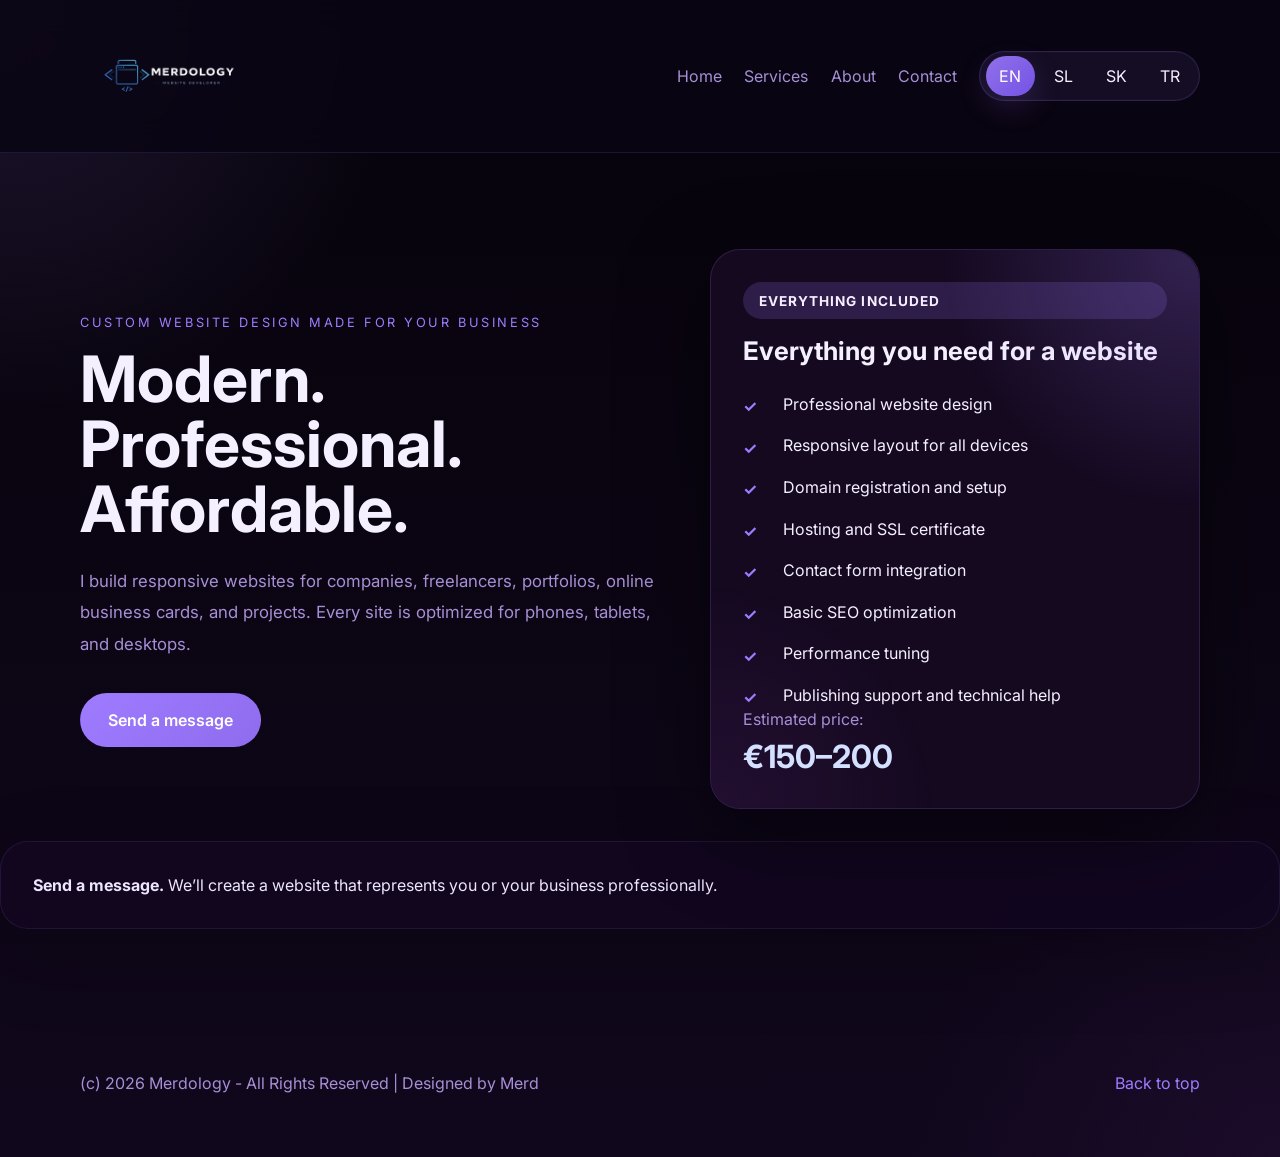
<file: index.html>
<!DOCTYPE html>
<html lang="en">
<head>
  <meta charset="UTF-8" />
  <meta name="viewport" content="width=device-width, initial-scale=1.0" />
  <title data-i18n="page.homeTitle">Merdology | Website Design</title>
  <link rel="preconnect" href="https://fonts.googleapis.com" />
  <link rel="preconnect" href="https://fonts.gstatic.com" crossorigin />
  <link href="https://fonts.googleapis.com/css2?family=Inter:wght@400;500;600;700;800&display=swap" rel="stylesheet" />
  <link rel="stylesheet" href="styles.css" />
</head>
<body>
  <header class="topbar">
    <div class="container topbar-inner">
      <a href="index.html" class="brand"><img src="Images/logo.png" alt="Merdology" class="logo" /></a>
      <nav class="nav-links" id="navLinks">
        <a href="index.html" data-i18n="nav.home">Home</a>
        <a href="services.html" data-i18n="nav.services">Services</a>
        <a href="about.html" data-i18n="nav.about">About</a>
        <a href="contact.html" data-i18n="nav.contact">Contact</a>
        <div class="language-selector" role="group" aria-label="Language switcher">
          <button type="button" class="language-option" data-lang="en">EN</button>
          <button type="button" class="language-option" data-lang="sl">SL</button>
          <button type="button" class="language-option" data-lang="sk">SK</button>
          <button type="button" class="language-option" data-lang="tr">TR</button>
        </div>
      </nav>
      <button class="nav-toggle" id="navToggle" aria-label="Toggle menu">☰</button>
    </div>
  </header>

  <main>
    <section class="hero section" id="hero">
      <div class="container hero-grid">
        <div class="hero-copy">
          <span class="eyebrow" data-i18n="hero.tagline">Custom website design made for your business</span>
          <h1 data-i18n="hero.heading">Modern. Professional. Affordable.</h1>
          <p data-i18n="hero.description">I build responsive websites for companies, freelancers, portfolios, online business cards, and projects. Every site is optimized for phones, tablets, and desktops.</p>
          <div class="hero-actions">
            <a href="contact.html" class="btn btn-primary" data-i18n="hero.cta">Send a message</a>
          </div>
        </div>
        <div class="hero-card card-glow">
          <div class="hero-card-head">
            <span class="card-badge" data-i18n="hero.badge">Everything included</span>
            <h2 data-i18n="hero.cardTitle">Everything you need for a website</h2>
          </div>
          <ul class="feature-list">
            <li data-i18n="hero.feature1">Professional website design</li>
            <li data-i18n="hero.feature2">Responsive layout for all devices</li>
            <li data-i18n="hero.feature3">Domain registration and setup</li>
            <li data-i18n="hero.feature4">Hosting and SSL certificate</li>
            <li data-i18n="hero.feature5">Contact form integration</li>
            <li data-i18n="hero.feature6">Basic SEO optimization</li>
            <li data-i18n="hero.feature7">Performance tuning</li>
            <li data-i18n="hero.feature8">Publishing support and technical help</li>
          </ul>
          <div class="hero-card-bottom">
            <p class="price-note" data-i18n="hero.priceNote">Estimated price:</p>
            <p class="price" data-i18n="hero.price">€150–200</p>
          </div>
        </div>
      </div>
      <div class="hero-cta">
        <p><strong data-i18n="hero.ctaNoteStrong">Send a message.</strong> <span data-i18n="hero.ctaNote">We’ll create a website that represents you or your business professionally.</span></p>
      </div>
    </section>
  </main>

  <footer class="footer">
    <div class="container footer-inner">
      <p data-i18n="footer.copyright">(c) 2026 Merdology - All Rights Reserved | Designed by Merd</p>
      <a href="#hero" data-i18n="footer.backToTop">Back to top</a>
    </div>
  </footer>

  <script src="script.js"></script>
</body>
</html>
</file>
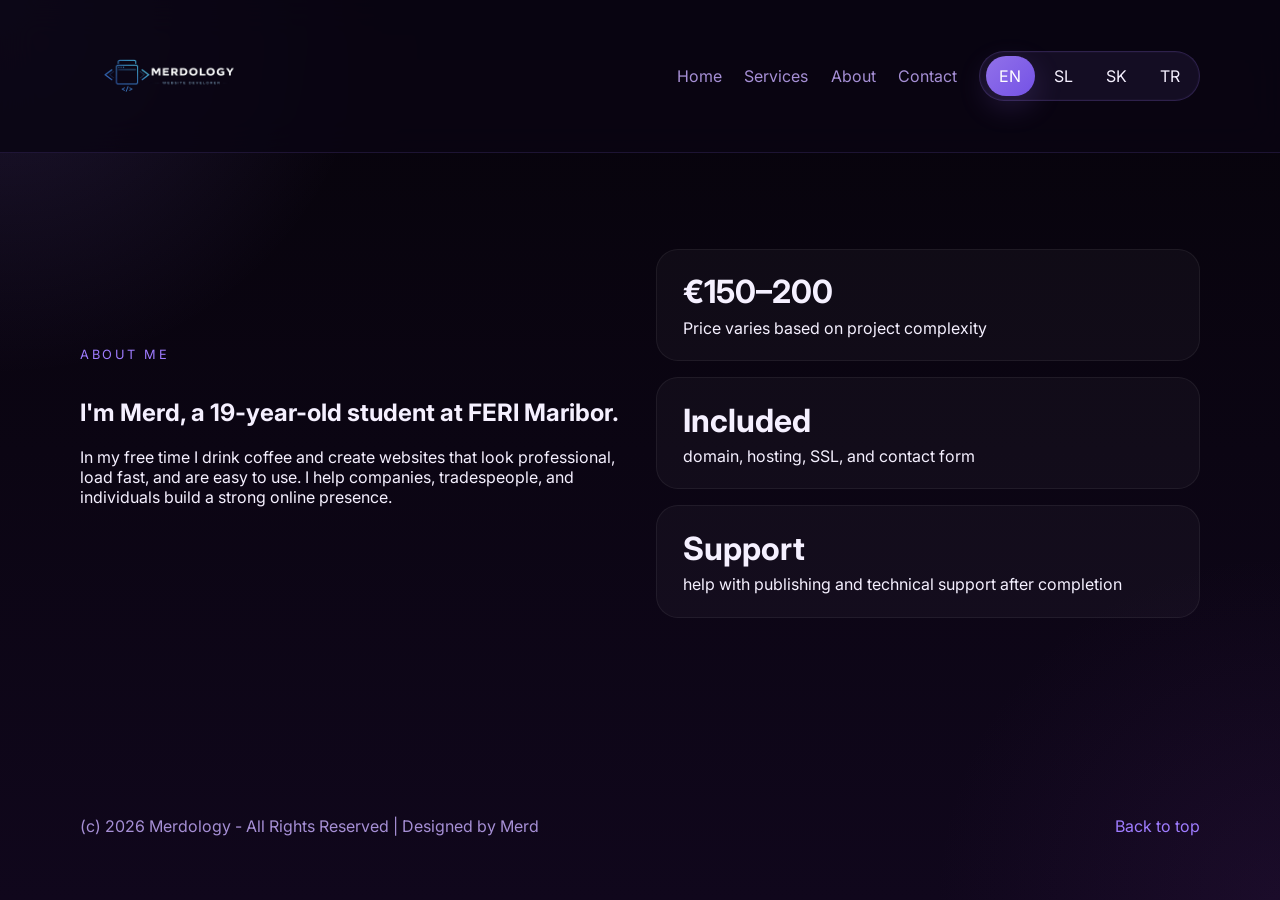
<file: about.html>
<!DOCTYPE html>
<html lang="en">
<head>
  <meta charset="UTF-8" />
  <meta name="viewport" content="width=device-width, initial-scale=1.0" />
  <title data-i18n="page.aboutTitle">About | Merdology</title>
  <link rel="preconnect" href="https://fonts.googleapis.com" />
  <link rel="preconnect" href="https://fonts.gstatic.com" crossorigin />
  <link href="https://fonts.googleapis.com/css2?family=Inter:wght@400;500;600;700;800&display=swap" rel="stylesheet" />
  <link rel="stylesheet" href="styles.css" />
</head>
<body>
  <header class="topbar">
    <div class="container topbar-inner">
      <a href="index.html" class="brand"><img src="Images/logo.png" alt="Merdology" class="logo" /></a>
      <nav class="nav-links" id="navLinks">
        <a href="index.html" data-i18n="nav.home">Home</a>
        <a href="services.html" data-i18n="nav.services">Services</a>
        <a href="about.html" data-i18n="nav.about">About</a>
        <a href="contact.html" data-i18n="nav.contact">Contact</a>
        <div class="language-selector" role="group" aria-label="Language switcher">
          <button type="button" class="language-option" data-lang="en">EN</button>
          <button type="button" class="language-option" data-lang="sl">SL</button>
          <button type="button" class="language-option" data-lang="sk">SK</button>
          <button type="button" class="language-option" data-lang="tr">TR</button>
        </div>
      </nav>
      <button class="nav-toggle" id="navToggle" aria-label="Toggle menu">☰</button>
    </div>
  </header>

  <main>
    <section class="section about" id="about">
      <div class="container about-grid reveal">
        <div>
          <span class="eyebrow" data-i18n="about.tagline">About me</span>
          <h2 data-i18n="about.heading">I'm Merd, a 19-year-old student at FERI Maribor.</h2>
          <p data-i18n="about.description">In my free time I drink coffee and create websites that look professional, load fast, and are easy to use. I help companies, tradespeople, and individuals build a strong online presence.</p>
        </div>
        <div class="about-stats">
          <div class="stat-block">
            <strong data-i18n="about.price">€150–200</strong>
            <span data-i18n="about.priceSubtitle">Price varies based on project complexity</span>
          </div>
          <div class="stat-block">
            <strong data-i18n="about.included">Included</strong>
            <span data-i18n="about.includedSubtitle">domain, hosting, SSL, and contact form</span>
          </div>
          <div class="stat-block">
            <strong data-i18n="about.support">Support</strong>
            <span data-i18n="about.supportSubtitle">help with publishing and technical support after completion</span>
          </div>
        </div>
      </div>
    </section>
  </main>

  <footer class="footer">
    <div class="container footer-inner">
      <p data-i18n="footer.copyright">(c) 2026 Merdology - All Rights Reserved | Designed by Merd</p>
      <a href="index.html" data-i18n="footer.backToTop">Back to top</a>
    </div>
  </footer>

  <script src="script.js"></script>
</body>
</html>
</file>
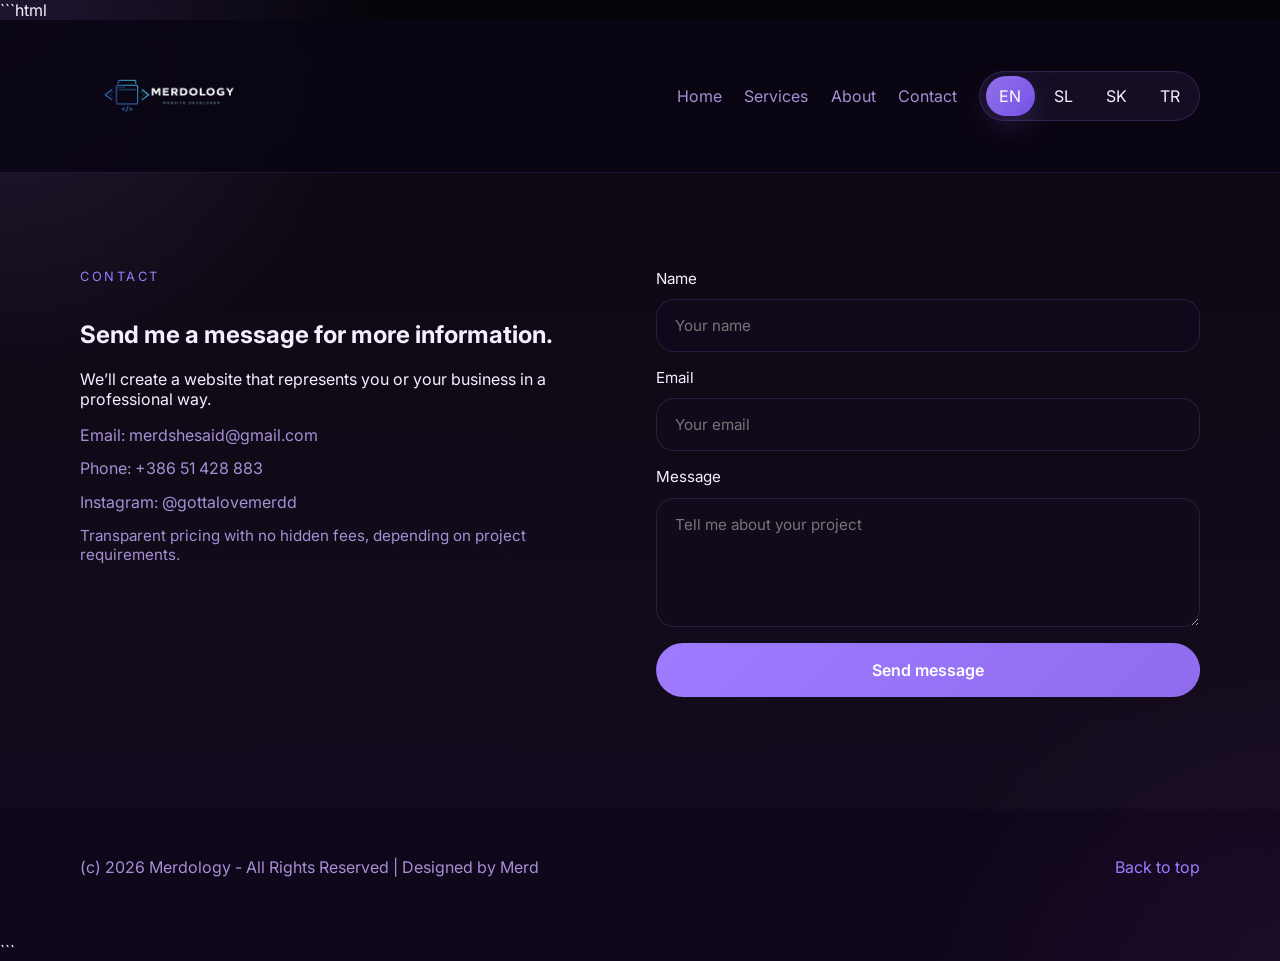
<file: contact.html>
```html
<!DOCTYPE html>
<html lang="en">
<head>
  <meta charset="UTF-8" />
  <meta name="viewport" content="width=device-width, initial-scale=1.0" />
  <title data-i18n="page.contactTitle">Contact | Merdology</title>
  <link rel="preconnect" href="https://fonts.googleapis.com" />
  <link rel="preconnect" href="https://fonts.gstatic.com" crossorigin />
  <link href="https://fonts.googleapis.com/css2?family=Inter:wght@400;500;600;700;800&display=swap" rel="stylesheet" />
  <link rel="stylesheet" href="styles.css" />
</head>
<body>
  <header class="topbar">
    <div class="container topbar-inner">
      <a href="index.html" class="brand">
        <img src="Images/logo.png" alt="Merdology" class="logo" />
      </a>

      <nav class="nav-links" id="navLinks">
        <a href="index.html" data-i18n="nav.home">Home</a>
        <a href="services.html" data-i18n="nav.services">Services</a>
        <a href="about.html" data-i18n="nav.about">About</a>
        <a href="contact.html" data-i18n="nav.contact">Contact</a>

        <div class="language-selector" role="group" aria-label="Language switcher">
          <button type="button" class="language-option" data-lang="en">EN</button>
          <button type="button" class="language-option" data-lang="sl">SL</button>
          <button type="button" class="language-option" data-lang="sk">SK</button>
          <button type="button" class="language-option" data-lang="tr">TR</button>
        </div>
      </nav>

      <button class="nav-toggle" id="navToggle" aria-label="Toggle menu">☰</button>
    </div>
  </header>

  <main>
    <section class="section contact section-alt" id="contact">
      <div class="container contact-grid reveal">
        <div>
          <span class="eyebrow" data-i18n="contact.tagline">Contact</span>
          <h2 data-i18n="contact.heading">Send me a message for more information.</h2>
          <p data-i18n="contact.description">
            We’ll create a website that represents you or your business in a professional way.
          </p>

          <div class="contact-info">
            <p data-i18n="contact.email">Email: merdshesaid@gmail.com</p>
            <p data-i18n="contact.phone">Phone: +386 51 428 883</p>
            <p data-i18n="contact.social">Instagram: @gottalovemerdd</p>
            <p class="contact-note" data-i18n="contact.note">
              Transparent pricing with no hidden fees, depending on project requirements.
            </p>
          </div>
        </div>

        <form class="contact-form" action="https://formsubmit.co/merdshesaid@gmail.com" method="POST">
          <label>
            <span data-i18n="contact.labelName">Name</span>
            <input
              type="text"
              name="name"
              placeholder="Your name"
              data-i18n-placeholder="contact.placeholderName"
              required
            />
          </label>

          <label>
            <span data-i18n="contact.labelEmail">Email</span>
            <input
              type="email"
              name="email"
              placeholder="Your email"
              data-i18n-placeholder="contact.placeholderEmail"
              required
            />
          </label>

          <label>
            <span data-i18n="contact.labelMessage">Message</span>
            <textarea
              rows="5"
              name="message"
              placeholder="Tell me about your project"
              data-i18n-placeholder="contact.placeholderMessage"
              required
            ></textarea>
          </label>

          <input type="hidden" name="_subject" value="New message from Merdology website" />
          <input type="hidden" name="_captcha" value="false" />
          <input type="hidden" name="_template" value="table" />

          <button type="submit" class="btn btn-primary" data-i18n="contact.button">
            Send message
          </button>
        </form>
      </div>
    </section>
  </main>

  <footer class="footer">
    <div class="container footer-inner">
      <p data-i18n="footer.copyright">
        (c) 2026 Merdology - All Rights Reserved | Designed by Merd
      </p>
      <a href="index.html" data-i18n="footer.backToTop">Back to top</a>
    </div>
  </footer>

  <script src="script.js"></script>
</body>
</html>
```
</file>
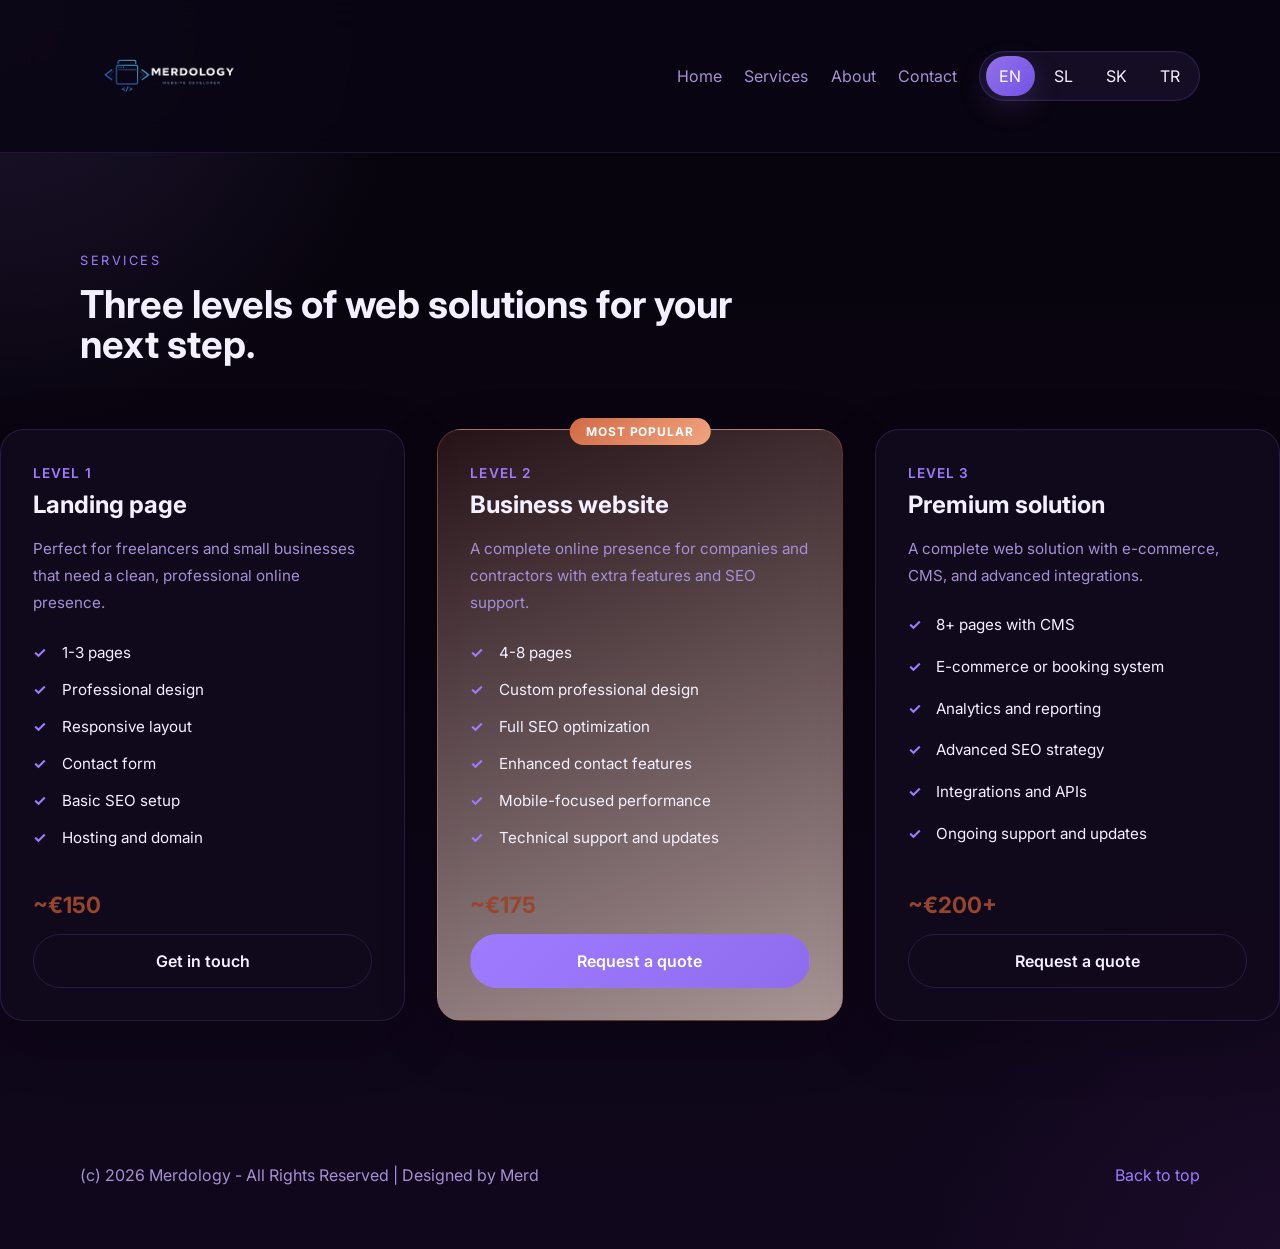
<file: services.html>
<!DOCTYPE html>
<html lang="en">
<head>
  <meta charset="UTF-8" />
  <meta name="viewport" content="width=device-width, initial-scale=1.0" />
  <title data-i18n="page.servicesTitle">Services | Merdology</title>
  <link rel="preconnect" href="https://fonts.googleapis.com" />
  <link rel="preconnect" href="https://fonts.gstatic.com" crossorigin />
  <link href="https://fonts.googleapis.com/css2?family=Inter:wght@400;500;600;700;800&display=swap" rel="stylesheet" />
  <link rel="stylesheet" href="styles.css" />
</head>
<body>
  <header class="topbar">
    <div class="container topbar-inner">
      <a href="index.html" class="brand"><img src="Images/logo.png" alt="Merdology" class="logo" /></a>
      <nav class="nav-links" id="navLinks">
        <a href="index.html" data-i18n="nav.home">Home</a>
        <a href="services.html" data-i18n="nav.services">Services</a>
        <a href="about.html" data-i18n="nav.about">About</a>
        <a href="contact.html" data-i18n="nav.contact">Contact</a>
        <div class="language-selector" role="group" aria-label="Language switcher">
          <button type="button" class="language-option" data-lang="en">EN</button>
          <button type="button" class="language-option" data-lang="sl">SL</button>
          <button type="button" class="language-option" data-lang="sk">SK</button>
          <button type="button" class="language-option" data-lang="tr">TR</button>
        </div>
      </nav>
      <button class="nav-toggle" id="navToggle" aria-label="Toggle menu">☰</button>
    </div>
  </header>

  <main>
    <section class="section services" id="services">
      <div class="container section-head">
        <span class="eyebrow" data-i18n="services.tagline">Services</span>
        <h2 data-i18n="services.heading">Three levels of web solutions for your next step.</h2>
      </div>
      <div class="grid services-tiers">
        <article class="service-tier reveal">
          <div class="tier-header">
            <span class="tier-level" data-i18n="services.level1">Level 1</span>
            <h3 data-i18n="services.title1">Landing page</h3>
          </div>
          <p class="tier-desc" data-i18n="services.desc1">Perfect for freelancers and small businesses that need a clean, professional online presence.</p>
          <ul class="tier-features">
            <li data-i18n="services.s1_1">1-3 pages</li>
            <li data-i18n="services.s1_2">Professional design</li>
            <li data-i18n="services.s1_3">Responsive layout</li>
            <li data-i18n="services.s1_4">Contact form</li>
            <li data-i18n="services.s1_5">Basic SEO setup</li>
            <li data-i18n="services.s1_6">Hosting and domain</li>
          </ul>
          <p class="tier-price" data-i18n="services.price1">~€N/A</p>
          <a href="contact.html" class="btn btn-secondary" data-i18n="services.button1">Get in touch</a>
        </article>

        <article class="service-tier reveal tier-featured">
          <div class="tier-badge" data-i18n="services.badge2">MOST POPULAR</div>
          <div class="tier-header">
            <span class="tier-level" data-i18n="services.level2">Level 2</span>
            <h3 data-i18n="services.title2">Business website</h3>
          </div>
          <p class="tier-desc" data-i18n="services.desc2">A complete online presence for companies and contractors with extra features and SEO support.</p>
          <ul class="tier-features">
            <li data-i18n="services.s2_1">4-8 pages</li>
            <li data-i18n="services.s2_2">Custom professional design</li>
            <li data-i18n="services.s2_3">Full SEO optimization</li>
            <li data-i18n="services.s2_4">Enhanced contact features</li>
            <li data-i18n="services.s2_5">Mobile-focused performance</li>
            <li data-i18n="services.s2_6">Technical support and updates</li>
          </ul>
          <p class="tier-price" data-i18n="services.price2">~€N/A</p>
          <a href="contact.html" class="btn btn-primary" data-i18n="services.button2">Request a quote</a>
        </article>

        <article class="service-tier reveal">
          <div class="tier-header">
            <span class="tier-level" data-i18n="services.level3">Level 3</span>
            <h3 data-i18n="services.title3">Premium solution</h3>
          </div>
          <p class="tier-desc" data-i18n="services.desc3">A complete web solution with e-commerce, CMS, and advanced integrations.</p>
          <ul class="tier-features">
            <li data-i18n="services.s3_1">8+ pages with CMS</li>
            <li data-i18n="services.s3_2">E-commerce or booking system</li>
            <li data-i18n="services.s3_3">Analytics and reporting</li>
            <li data-i18n="services.s3_4">Advanced SEO strategy</li>
            <li data-i18n="services.s3_5">Integrations and APIs</li>
            <li data-i18n="services.s3_6">Ongoing support and updates</li>
          </ul>
          <p class="tier-price" data-i18n="services.price3">~€N/A</p>
          <a href="contact.html" class="btn btn-secondary" data-i18n="services.button3">Request a quote</a>
        </article>
      </div>
    </section>
  </main>

  <footer class="footer">
    <div class="container footer-inner">
      <p data-i18n="footer.copyright">(c) 2026 Merdology - All Rights Reserved | Designed by Merd</p>
      <a href="index.html" data-i18n="footer.backToTop">Back to top</a>
    </div>
  </footer>

  <script src="script.js"></script>
</body>
</html>
</file>
<file: styles.css>
:root {
  color-scheme: dark;
  --bg: #08050d;
  --surface: rgba(18, 10, 28, 0.94);
  --surface-strong: #0f0718;
  --text: #f5f0ff;
  --muted: #a68fd5;
  --accent: #9f7cff;
  --accent-soft: rgba(159, 124, 255, 0.18);
  --border: rgba(159, 124, 255, 0.16);
  --shadow: 0 24px 90px rgba(0, 0, 0, 0.45);
  font-family: 'Inter', system-ui, sans-serif;
}

* {
  box-sizing: border-box;
}

html {
  scroll-behavior: smooth;
  min-height: 100%;
}

body {
  margin: 0;
  min-height: 100vh;
  display: flex;
  flex-direction: column;
  background: radial-gradient(circle at top left, rgba(159, 124, 255, 0.16), transparent 24%),
    radial-gradient(circle at bottom right, rgba(85, 38, 115, 0.16), transparent 22%),
    linear-gradient(180deg, #06030a 0%, #10071c 100%);
  color: var(--text);
}

main {
  flex: 1;
}

button, input, textarea {
  font: inherit;
}

img {
  max-width: 100%;
  display: block;
}

.container {
  width: min(1120px, calc(100% - 2rem));
  margin: 0 auto;
}

.topbar {
  position: sticky;
  top: 0;
  z-index: 10;
  backdrop-filter: blur(18px);
  background: rgba(10, 5, 19, 0.85);
  border-bottom: 1px solid rgba(159, 124, 255, 0.14);
}

.topbar-inner {
  display: flex;
  align-items: center;
  justify-content: space-between;
  gap: 1rem;
  padding: 1rem 0;
}

.brand {
  color: var(--text);
  font-weight: 700;
  letter-spacing: 0.06em;
  text-decoration: none;
  display: flex;
  align-items: center;
}

.logo {
  height: 120px;
  width: auto;
  object-fit: contain;
}

.nav-links {
  display: flex;
  align-items: center;
  gap: 1.4rem;
}

.language-selector {
  display: inline-flex;
  align-items: center;
  gap: 0.35rem;
  padding: 0.25rem 0.35rem;
  background: rgba(159, 124, 255, 0.08);
  border-radius: 999px;
  border: 1px solid rgba(159, 124, 255, 0.18);
  box-shadow: inset 0 0 0 1px rgba(159, 124, 255, 0.03);
}

.language-option {
  border: none;
  background: transparent;
  color: var(--text);
  padding: 0.6rem 0.85rem;
  border-radius: 999px;
  font: inherit;
  cursor: pointer;
  transition: background 0.2s ease, color 0.2s ease, transform 0.2s ease;
}

.language-option:hover,
.language-option:focus {
  background: rgba(159, 124, 255, 0.18);
  color: #fff;
  transform: translateY(-1px);
}

.language-option.active {
  background: linear-gradient(135deg, rgba(159, 124, 255, 0.9), rgba(121, 86, 240, 0.95));
  color: #fff;
  box-shadow: 0 10px 30px rgba(159, 124, 255, 0.18);
}

.sr-only {
  position: absolute;
  width: 1px;
  height: 1px;
  padding: 0;
  margin: -1px;
  overflow: hidden;
  clip: rect(0, 0, 0, 0);
  white-space: nowrap;
  border: 0;
}

.nav-links a {
  color: var(--muted);
  text-decoration: none;
  transition: color 0.25s ease;
}

.nav-links a:hover {
  color: var(--text);
}

.nav-toggle {
  display: none;
  background: none;
  border: none;
  color: var(--text);
  font-size: 1.35rem;
  cursor: pointer;
}

.section {
  padding: 6rem 0;
}

.section-head {
  margin-bottom: 4rem;
}

.section-alt {
  background: rgba(255, 255, 255, 0.02);
}

.eyebrow {
  display: inline-block;
  margin-bottom: 1rem;
  text-transform: uppercase;
  letter-spacing: 0.2em;
  color: var(--accent);
  font-size: 0.8rem;
}

.section-head h2 {
  margin: 0;
  font-size: clamp(2rem, 3vw, 3rem);
  max-width: 720px;
  line-height: 1.05;
}

.hero-grid {
  display: grid;
  gap: 2rem;
  align-items: center;
  grid-template-columns: minmax(0, 1.1fr) minmax(320px, 0.9fr);
}

.hero-copy h1 {
  margin: 0;
  font-size: clamp(3rem, 5vw, 4.4rem);
  line-height: 1.02;
}

.hero-copy p {
  margin: 1.5rem 0 2rem;
  max-width: 620px;
  color: var(--muted);
  font-size: 1.05rem;
  line-height: 1.9;
}

.hero-actions {
  display: flex;
  flex-wrap: wrap;
  gap: 1rem;
}

.btn {
  display: inline-flex;
  align-items: center;
  justify-content: center;
  padding: 1rem 1.7rem;
  border-radius: 999px;
  border: 1px solid transparent;
  font-weight: 600;
  text-decoration: none;
  transition: transform 0.25s ease, background 0.25s ease, border-color 0.25s ease;
}

.btn:hover {
  transform: translateY(-1px);
}

.btn-primary {
  background: linear-gradient(135deg, var(--accent), #8f6bee);
  color: #fff;
}

.btn-secondary {
  background: transparent;
  color: var(--text);
  border-color: rgba(159, 124, 255, 0.16);
}

.hero-card {
  padding: 2rem;
  border-radius: 30px;
  background: rgba(22, 10, 34, 0.96);
  border: 1px solid rgba(159, 124, 255, 0.18);
  box-shadow: var(--shadow);
  backdrop-filter: blur(22px);
}
.hero-cta {
  margin-top: 2rem;
  padding: 1.8rem 2rem;
  border-radius: 28px;
  background: rgba(18, 7, 32, 0.92);
  border: 1px solid rgba(159, 124, 255, 0.12);
  box-shadow: 0 25px 80px rgba(0, 0, 0, 0.24);
}
.hero-cta p {
  margin: 0;
  font-size: 1rem;
  line-height: 1.8;
  color: #ece6ff;
}
.hero-card-head {
  display: flex;
  flex-direction: column;
  gap: 1rem;
  margin-bottom: 1.5rem;
}
.card-badge {
  display: inline-flex;
  align-items: center;
  padding: 0.65rem 1rem;
  border-radius: 999px;
  background: rgba(159, 124, 255, 0.18);
  color: #f5efff;
  font-size: 0.85rem;
  font-weight: 700;
  letter-spacing: 0.08em;
  text-transform: uppercase;
}
.hero-card-head h2 {
  margin: 0;
  font-size: 1.6rem;
  line-height: 1.25;
}
.feature-list {
  list-style: none;
  margin: 0;
  padding: 0;
  display: grid;
  gap: 0.9rem;
}
.feature-list li {
  padding-left: 2.5rem;
  position: relative;
  color: var(--text);
  line-height: 1.7;
}
.feature-list li::before {
  content: '✓';
  position: absolute;
  left: 0;
  top: 0.15rem;
  color: var(--accent);
  font-weight: 700;
}
.price-note {
  margin: 0 0 0.5rem;
  color: var(--muted);
}
.price {
  margin: 0;
  font-size: 2rem;
  font-weight: 700;
  color: #d3e0ff;
}

.card-glow::before {
  content: '';
  position: absolute;
  inset: 0;
  border-radius: 30px;
  pointer-events: none;
  background: radial-gradient(circle at top right, rgba(159, 124, 255, 0.22), transparent 35%),
    radial-gradient(circle at bottom left, rgba(99, 44, 130, 0.18), transparent 30%);
}

.hero-card,
.hero-card-top,
.hero-card-bottom {
  position: relative;
}

.hero-card-top {
  display: grid;
  gap: 1rem;
  grid-template-columns: 1fr 1fr;
  margin-bottom: 1.8rem;
}

.stat {
  margin: 0;
  font-weight: 700;
  font-size: 1rem;
}

.stat-sub {
  margin: 0.5rem 0 0;
  color: var(--muted);
  font-size: 0.95rem;
}

.cards-grid,
.work-grid {
  display: grid;
  gap: 1.5rem;
  grid-template-columns: repeat(3, minmax(0, 1fr));
}

.services-tiers {
  display: grid;
  gap: 2rem;
  grid-template-columns: repeat(3, minmax(0, 1fr));
  align-items: stretch;
}

.service-tier {
  padding: 2rem;
  border-radius: 24px;
  background: var(--surface);
  border: 1px solid var(--border);
  box-shadow: 0 18px 60px rgba(0, 0, 0, 0.18);
  transition: transform 0.3s ease, border-color 0.3s ease, background 0.3s ease;
  display: flex;
  flex-direction: column;
  position: relative;
}

.service-tier:hover {
  transform: translateY(-6px);
  border-color: rgba(159, 124, 255, 0.28);
  background: rgba(25, 10, 35, 0.96);
}

.tier-featured {
  border-color: rgba(210, 106, 70, 0.3);
  background: linear-gradient(160deg, rgba(210, 106, 70, 0.14), rgba(250, 225, 214, 0.65));
  transform: scale(1.04);
}

.tier-badge {
  position: absolute;
  top: -12px;
  left: 50%;
  transform: translateX(-50%);
  background: linear-gradient(135deg, #d26a46, #f1a47f);
  color: #fff;
  padding: 0.4rem 1rem;
  border-radius: 999px;
  font-size: 0.75rem;
  font-weight: 700;
  letter-spacing: 0.08em;
  text-transform: uppercase;
}

.tier-header {
  margin-bottom: 1rem;
}

.tier-level {
  display: inline-block;
  font-size: 0.85rem;
  font-weight: 600;
  color: var(--accent);
  text-transform: uppercase;
  letter-spacing: 0.08em;
}

.tier-header h3 {
  margin: 0.5rem 0 0;
  font-size: 1.5rem;
}

.tier-desc {
  margin: 0 0 1.5rem;
  color: var(--muted);
  line-height: 1.8;
  font-size: 0.95rem;
}

.tier-features {
  list-style: none;
  margin: 0 0 1.5rem;
  padding: 0;
  display: grid;
  gap: 0.8rem;
  flex: 1;
}

.tier-features li {
  padding-left: 1.8rem;
  position: relative;
  color: var(--text);
  line-height: 1.6;
  font-size: 0.95rem;
}

.tier-features li::before {
  content: '✓';
  position: absolute;
  left: 0;
  color: var(--accent);
  font-weight: 700;
}

.tier-price {
  margin: 1rem 0;
  font-size: 1.4rem;
  font-weight: 700;
  color: #97462d;
}

.service-tier .btn {
  width: 100%;
  margin-top: auto;
}

.service-card,
.project-card {
  padding: 2rem;
  border-radius: 24px;
  background: var(--surface);
  border: 1px solid var(--border);
  box-shadow: 0 18px 60px rgba(0, 0, 0, 0.18);
  transition: transform 0.3s ease, border-color 0.3s ease, background 0.3s ease;
}

.service-card:hover,
.project-card:hover {
  transform: translateY(-6px);
  border-color: rgba(159, 124, 255, 0.22);
  background: rgba(25, 10, 35, 0.96);
}

.service-card h3,
.project-card h3 {
  margin-top: 0;
}

.service-card p,
.project-card p {
  color: var(--muted);
  line-height: 1.8;
}

.project-image {
  min-height: 180px;
  border-radius: 18px;
  margin-bottom: 1.5rem;
  display: grid;
  place-items: center;
  color: #4a433c;
  background: linear-gradient(160deg, rgba(210, 106, 70, 0.16), rgba(245, 219, 209, 0.65));
  text-transform: uppercase;
  letter-spacing: 0.15em;
  font-size: 0.9rem;
}

.about-grid {
  display: grid;
  gap: 2rem;
  grid-template-columns: 1fr 1fr;
  align-items: center;
}

.about-stats {
  display: grid;
  gap: 1rem;
}

.stat-block {
  padding: 1.4rem 1.6rem;
  border-radius: 22px;
  background: rgba(255, 255, 255, 0.03);
  border: 1px solid rgba(255, 255, 255, 0.06);
}

.stat-block strong {
  display: block;
  font-size: 2rem;
  margin-bottom: 0.4rem;
}

.contact-grid {
  display: grid;
  gap: 2rem;
  grid-template-columns: 1fr 1fr;
  align-items: start;
}

.contact-info p {
  margin: 0.85rem 0 0;
  color: var(--muted);
}
.contact-note {
  margin-top: 1rem;
  font-size: 0.95rem;
  color: #a6b2d8;
}

.contact-form {
  display: grid;
  gap: 1rem;
}

.contact-form label {
  display: grid;
  gap: 0.7rem;
  color: var(--text);
  font-size: 0.95rem;
}

.contact-form input,
.contact-form textarea {
  width: 100%;
  border: 1px solid rgba(159, 124, 255, 0.16);
  border-radius: 18px;
  background: rgba(18, 10, 28, 0.9);
  color: var(--text);
  padding: 1rem 1.15rem;
  transition: border-color 0.25s ease, box-shadow 0.25s ease;
}

.contact-form input:focus,
.contact-form textarea:focus {
  border-color: rgba(159, 124, 255, 0.8);
  outline: none;
  box-shadow: 0 0 0 4px rgba(159, 124, 255, 0.12);
}

.footer {
  padding: 2rem 0 3rem;
}

.footer-inner {
  display: flex;
  align-items: center;
  justify-content: space-between;
  gap: 1rem;
  color: var(--muted);
}

.footer-inner a {
  color: var(--accent);
  text-decoration: none;
}

.reveal {
  opacity: 0;
  transform: translateY(30px);
  transition: opacity 0.8s ease, transform 0.8s ease;
}

.reveal.active {
  opacity: 1;
  transform: translateY(0);
}

@media (max-width: 960px) {
  .hero-grid,
  .about-grid,
  .contact-grid {
    grid-template-columns: 1fr;
  }

  .services-tiers {
    grid-template-columns: 1fr;
  }

  .tier-featured {
    transform: scale(1);
  }

  .topbar-inner {
    flex-wrap: wrap;
  }

  .nav-links {
    width: 100%;
    justify-content: center;
    flex-wrap: wrap;
    gap: 1rem;
  }
}

@media (max-width: 720px) {
  .nav-links {
    display: none;
  }

  .nav-toggle {
    display: inline-flex;
  }

  .nav-links.open {
    display: flex;
    flex-direction: column;
    width: 100%;
    margin-top: 1rem;
  }

  .work-grid,
  .cards-grid {
    grid-template-columns: 1fr;
  }
}
</file>
